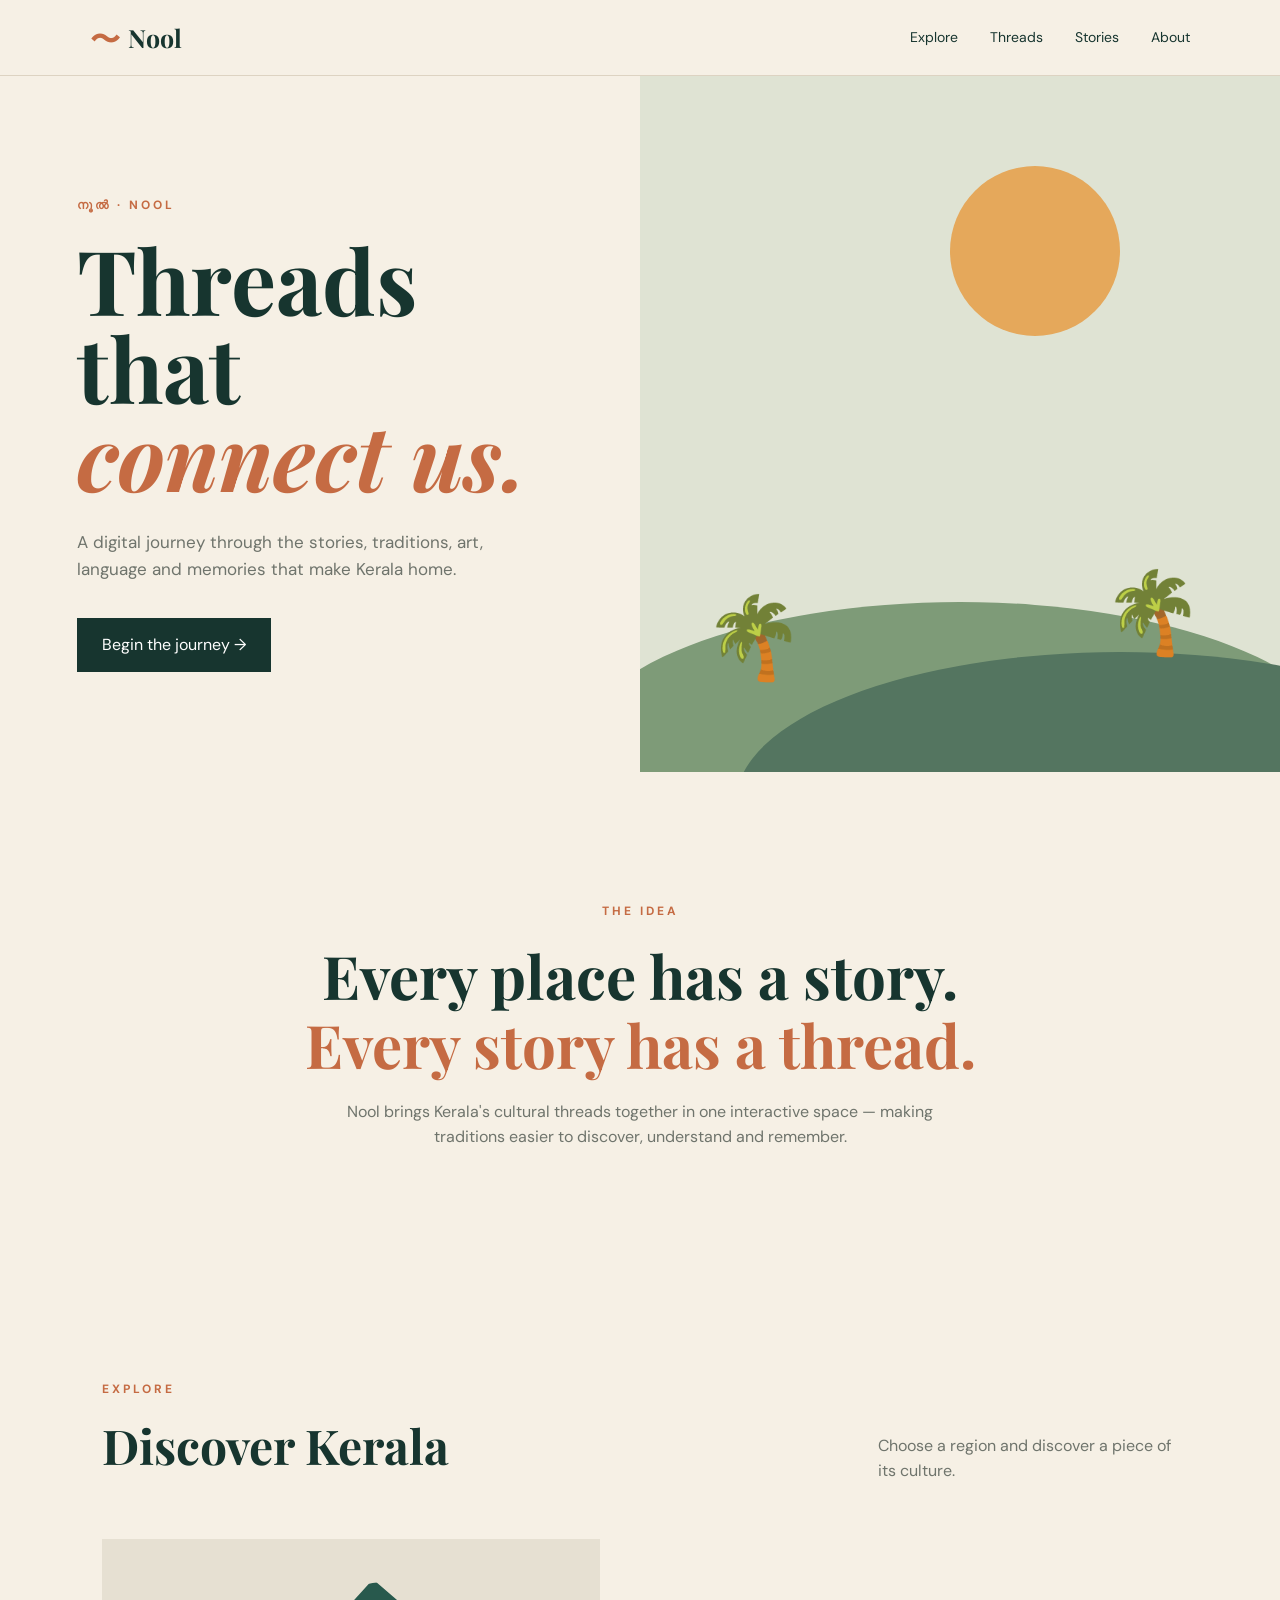
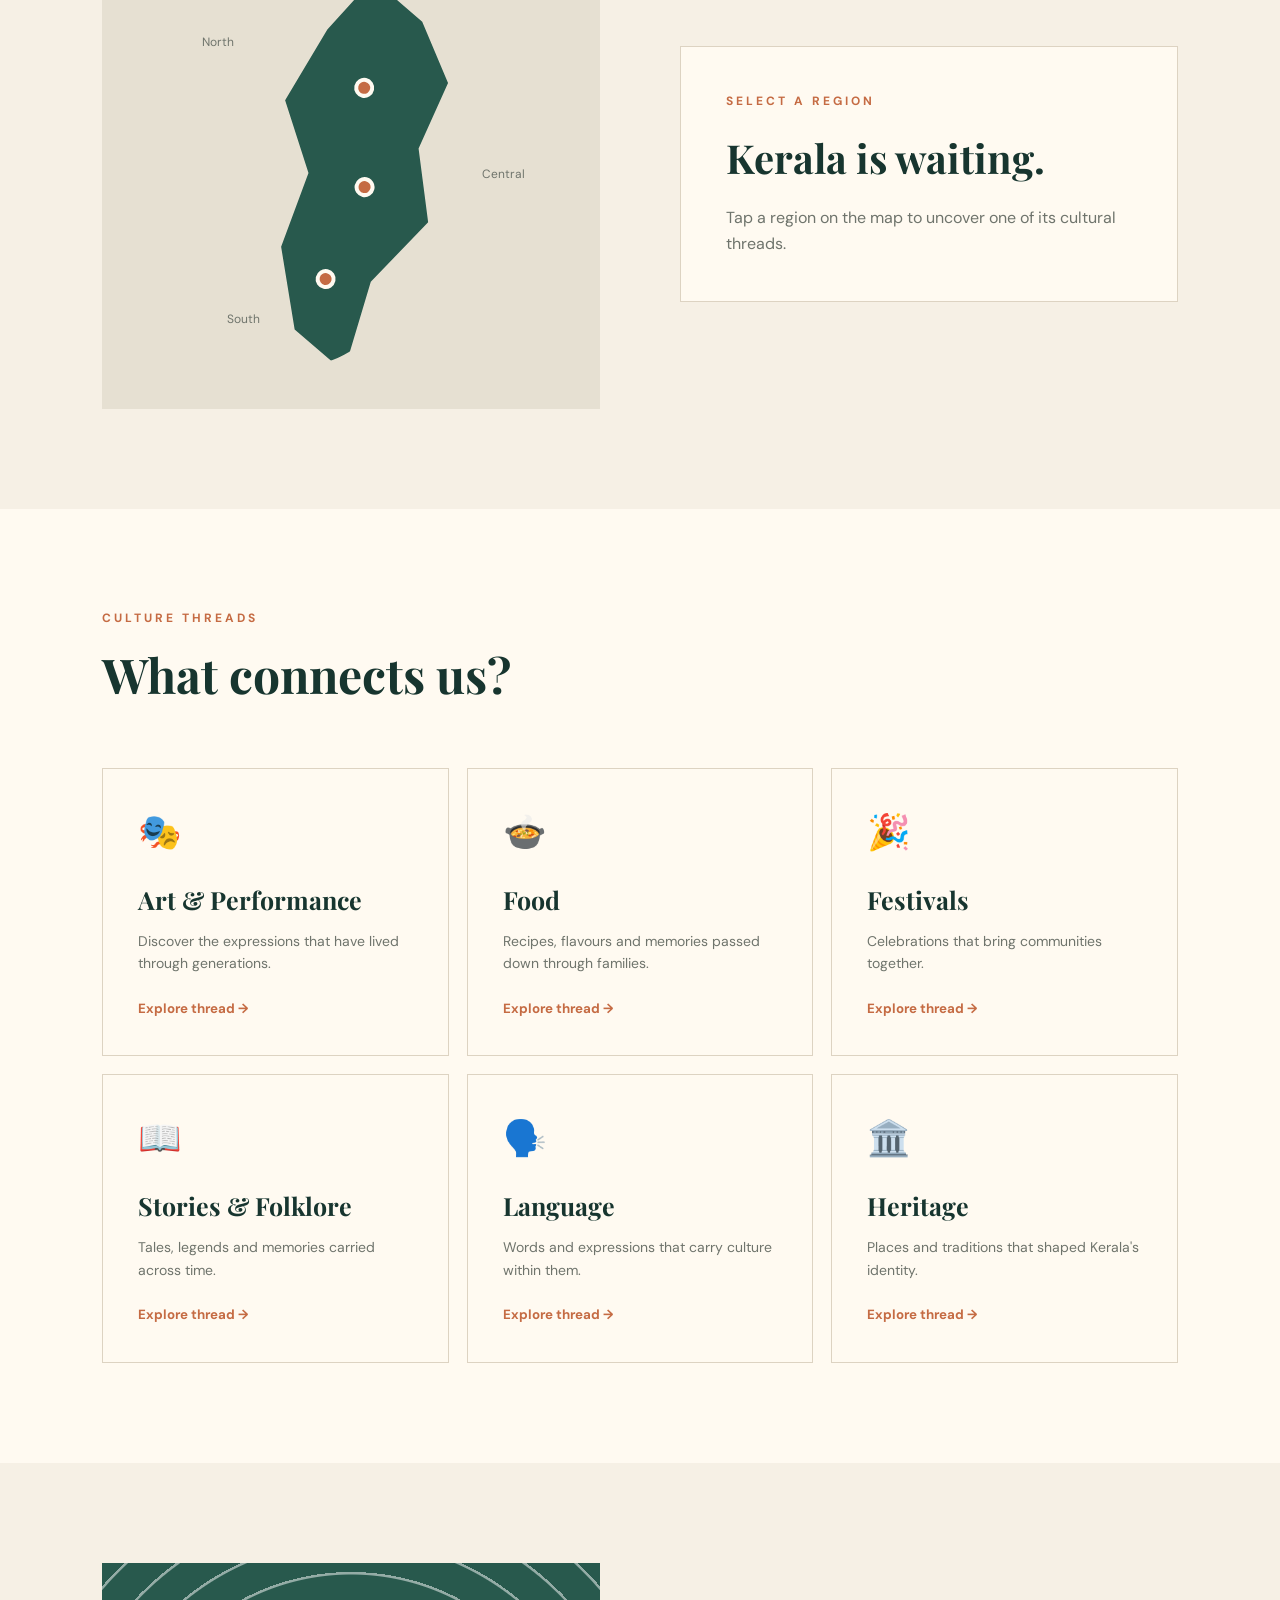
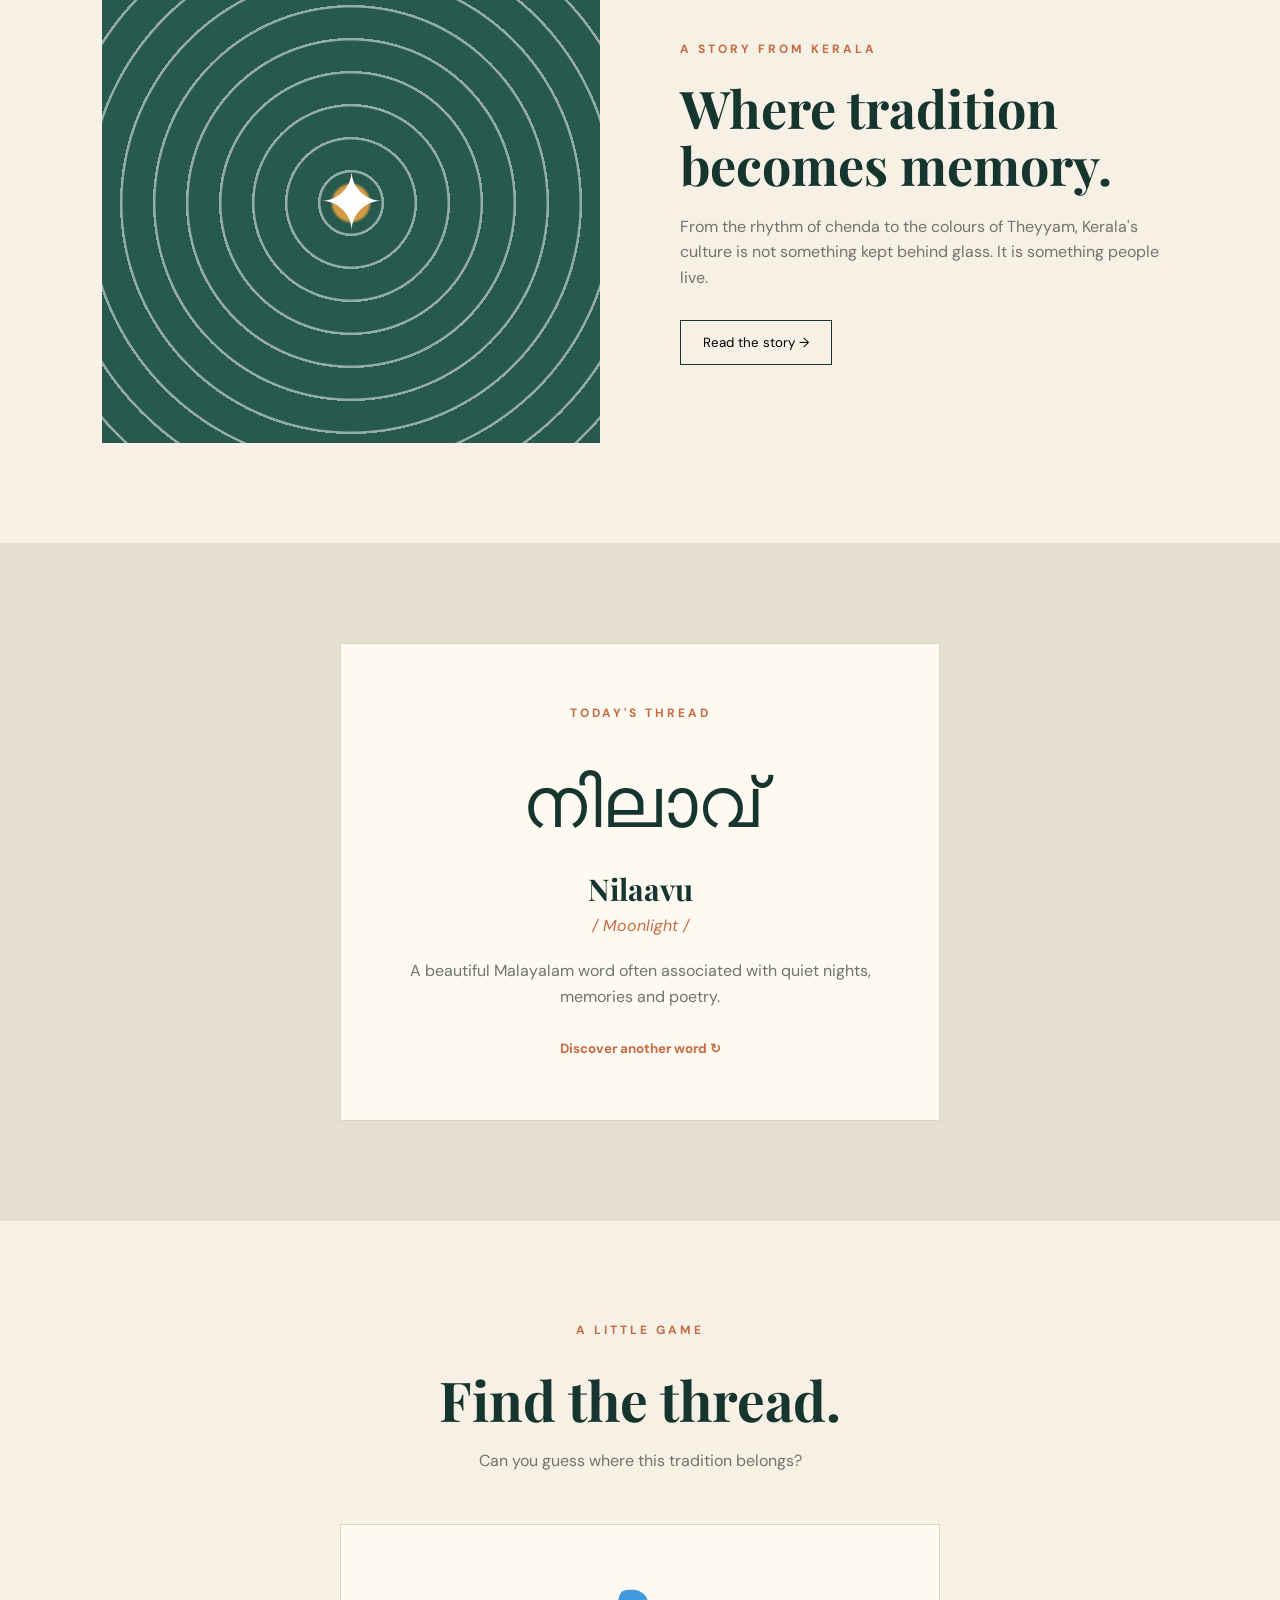
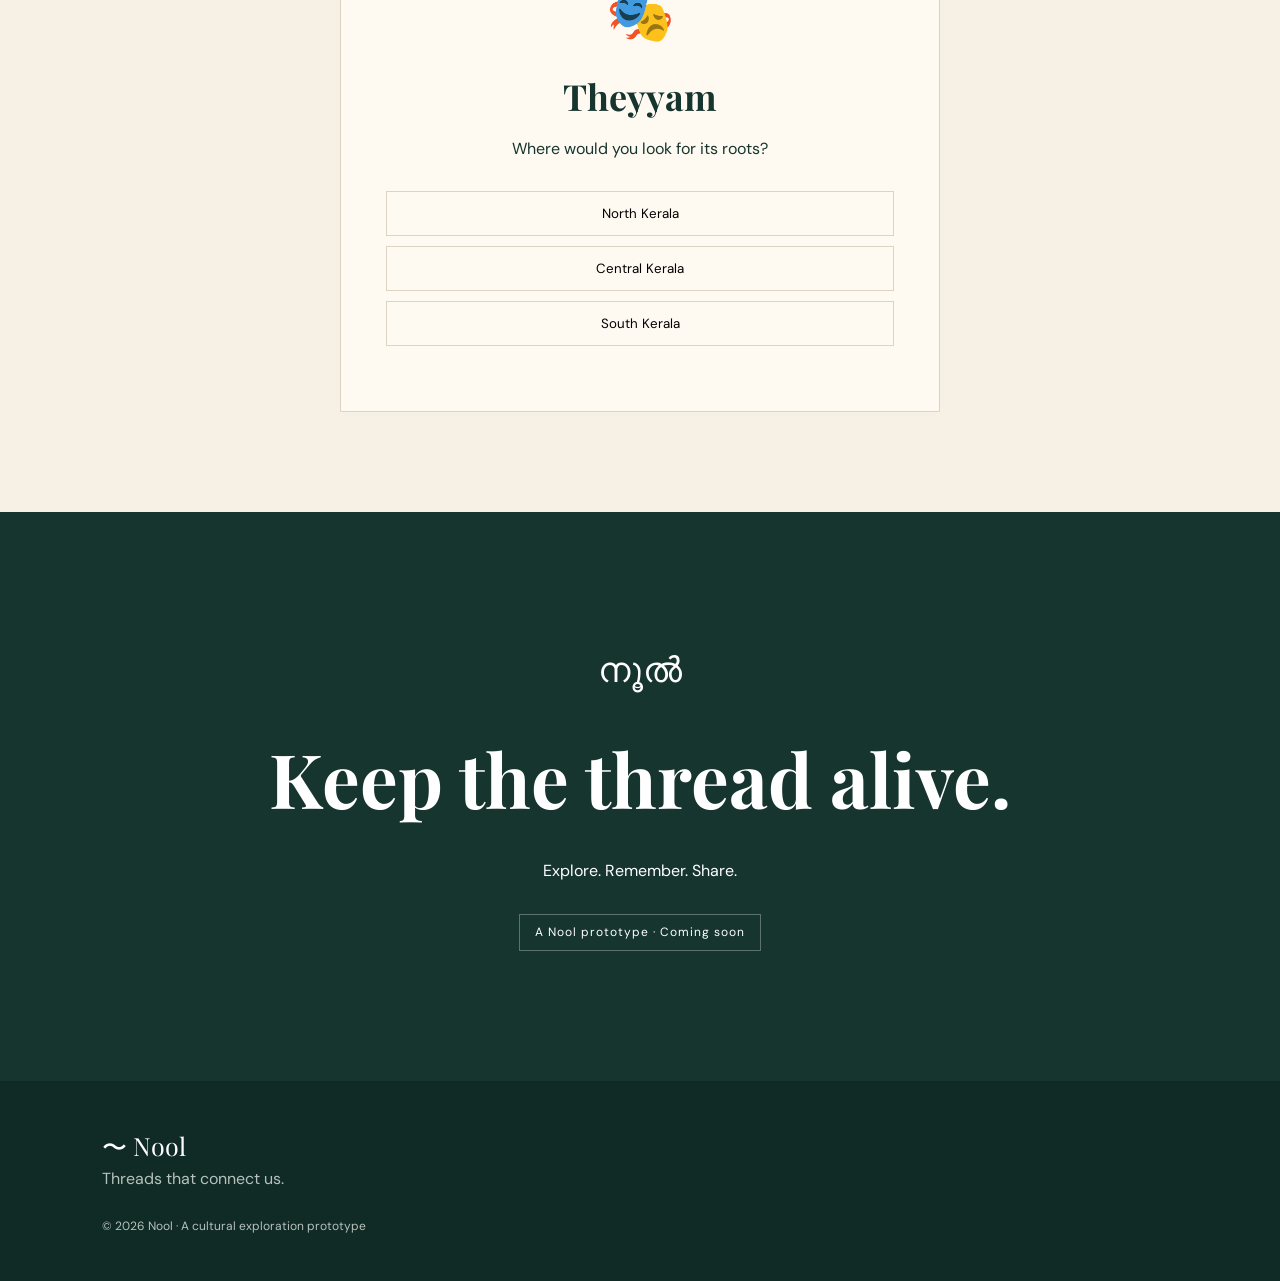
<file: Task-11/index.html>
<!DOCTYPE html>
<html lang="en">
<head>
    <meta charset="UTF-8">
    <meta name="viewport" content="width=device-width, initial-scale=1.0">

    <title>Nool — Threads That Connect Us</title>

    <link rel="preconnect" href="https://fonts.googleapis.com">
    <link rel="preconnect" href="https://fonts.gstatic.com" crossorigin>
    <link href="https://fonts.googleapis.com/css2?family=DM+Sans:wght@400;500;600;700&family=Playfair+Display:wght@500;600;700&display=swap" rel="stylesheet">

    <link rel="stylesheet" href="style.css">
</head>

<body>

    <header class="navbar">
        <div class="logo">
            <span class="logo-thread">〜</span>
            <span>Nool</span>
        </div>

        <nav>
            <a href="#explore">Explore</a>
            <a href="#threads">Threads</a>
            <a href="#story">Stories</a>
            <a href="#about">About</a>
        </nav>

        <button class="menu-btn" onclick="toggleMenu()">☰</button>
    </header>


    <main>

        <section class="hero">

            <div class="hero-content">

                <p class="eyebrow">നൂൽ · NOOL</p>

                <h1>
                    Threads that<br>
                    <span>connect us.</span>
                </h1>

                <p class="hero-text">
                    A digital journey through the stories, traditions,
                    art, language and memories that make Kerala home.
                </p>

                <a href="#explore" class="primary-btn">
                    Begin the journey →
                </a>

            </div>

            <div class="hero-art">
                <div class="sun"></div>
                <div class="hill hill-one"></div>
                <div class="hill hill-two"></div>
                <div class="palm palm-one">🌴</div>
                <div class="palm palm-two">🌴</div>
            </div>

        </section>


        <section class="intro" id="about">

            <p class="section-label">THE IDEA</p>

            <h2>
                Every place has a story.
                <br>
                <span>Every story has a thread.</span>
            </h2>

            <p>
                Nool brings Kerala's cultural threads together in one
                interactive space — making traditions easier to discover,
                understand and remember.
            </p>

        </section>


        <section class="explore section" id="explore">

            <div class="section-heading">
                <div>
                    <p class="section-label">EXPLORE</p>
                    <h2>Discover Kerala</h2>
                </div>

                <p>
                    Choose a region and discover a piece of its culture.
                </p>
            </div>


            <div class="kerala-area">

                <div class="kerala-map">

                    <div class="map-shape">
                        <div class="map-dot dot-north"
                             onclick="showRegion('North Kerala')"></div>

                        <div class="map-dot dot-central"
                             onclick="showRegion('Central Kerala')"></div>

                        <div class="map-dot dot-south"
                             onclick="showRegion('South Kerala')"></div>
                    </div>

                    <span class="map-label north-label">North</span>
                    <span class="map-label central-label">Central</span>
                    <span class="map-label south-label">South</span>

                </div>


                <div class="region-info" id="regionInfo">

                    <p class="small-label">SELECT A REGION</p>

                    <h3>Kerala is waiting.</h3>

                    <p>
                        Tap a region on the map to uncover one of
                        its cultural threads.
                    </p>

                </div>

            </div>

        </section>


        <section class="threads section" id="threads">

            <div class="section-heading">

                <div>
                    <p class="section-label">CULTURE THREADS</p>
                    <h2>What connects us?</h2>
                </div>

            </div>


            <div class="thread-grid">

                <article class="thread-card">

                    <div class="thread-icon">🎭</div>

                    <h3>Art & Performance</h3>

                    <p>
                        Discover the expressions that have lived
                        through generations.
                    </p>

                    <button onclick="openThread('Art & Performance')">
                        Explore thread →
                    </button>

                </article>


                <article class="thread-card">

                    <div class="thread-icon">🍲</div>

                    <h3>Food</h3>

                    <p>
                        Recipes, flavours and memories passed down
                        through families.
                    </p>

                    <button onclick="openThread('Food')">
                        Explore thread →
                    </button>

                </article>


                <article class="thread-card">

                    <div class="thread-icon">🎉</div>

                    <h3>Festivals</h3>

                    <p>
                        Celebrations that bring communities together.
                    </p>

                    <button onclick="openThread('Festivals')">
                        Explore thread →
                    </button>

                </article>


                <article class="thread-card">

                    <div class="thread-icon">📖</div>

                    <h3>Stories & Folklore</h3>

                    <p>
                        Tales, legends and memories carried across time.
                    </p>

                    <button onclick="openThread('Stories & Folklore')">
                        Explore thread →
                    </button>

                </article>


                <article class="thread-card">

                    <div class="thread-icon">🗣️</div>

                    <h3>Language</h3>

                    <p>
                        Words and expressions that carry culture within them.
                    </p>

                    <button onclick="openThread('Language')">
                        Explore thread →
                    </button>

                </article>


                <article class="thread-card">

                    <div class="thread-icon">🏛️</div>

                    <h3>Heritage</h3>

                    <p>
                        Places and traditions that shaped Kerala's identity.
                    </p>

                    <button onclick="openThread('Heritage')">
                        Explore thread →
                    </button>

                </article>

            </div>

        </section>


        <section class="story section" id="story">

            <div class="story-image">

                <div class="story-pattern">✦</div>

            </div>


            <div class="story-content">

                <p class="section-label">A STORY FROM KERALA</p>

                <h2>
                    Where tradition
                    <br>
                    becomes memory.
                </h2>

                <p>
                    From the rhythm of chenda to the colours of
                    Theyyam, Kerala's culture is not something kept
                    behind glass. It is something people live.
                </p>

                <button class="outline-btn" onclick="readStory()">
                    Read the story →
                </button>

            </div>

        </section>


        <section class="word-section">

            <div class="word-card">

                <p class="section-label">TODAY'S THREAD</p>

                <div class="malayalam">നിലാവ്</div>

                <h3>Nilaavu</h3>

                <p class="meaning">/ Moonlight /</p>

                <p>
                    A beautiful Malayalam word often associated with
                    quiet nights, memories and poetry.
                </p>

                <button onclick="newWord()">
                    Discover another word ↻
                </button>

            </div>

        </section>


        <section class="discover section">

            <p class="section-label">A LITTLE GAME</p>

            <h2>Find the thread.</h2>

            <p>
                Can you guess where this tradition belongs?
            </p>


            <div class="quiz-card">

                <div class="quiz-icon" id="quizIcon">🎭</div>

                <h3 id="quizQuestion">Theyyam</h3>

                <p>Where would you look for its roots?</p>


                <div class="quiz-options">

                    <button onclick="checkAnswer('North Kerala')">
                        North Kerala
                    </button>

                    <button onclick="checkAnswer('Central Kerala')">
                        Central Kerala
                    </button>

                    <button onclick="checkAnswer('South Kerala')">
                        South Kerala
                    </button>

                </div>


                <p class="quiz-result" id="quizResult"></p>

            </div>

        </section>


        <section class="final-section">

            <p class="malayalam-small">നൂൽ</p>

            <h2>
                Keep the thread alive.
            </h2>

            <p>
                Explore. Remember. Share.
            </p>

            <span class="coming-soon">
                A Nool prototype · Coming soon
            </span>

        </section>

    </main>


    <footer id="footer">

        <div class="footer-logo">
            〜 Nool
        </div>

        <p>
            Threads that connect us.
        </p>

        <p class="copyright">
            © 2026 Nool · A cultural exploration prototype
        </p>

    </footer>


    <div class="modal" id="modal">

        <div class="modal-box">

            <button class="close-btn" onclick="closeModal()">×</button>

            <p class="section-label">NOOL</p>

            <h2 id="modalTitle">Thread</h2>

            <p id="modalText"></p>

            <button class="primary-btn" onclick="closeModal()">
                Continue exploring
            </button>

        </div>

    </div>


    <script src="script.js"></script>

</body>
</html>
</file>
<file: Task-11/style.css>
:root {
    --bg: #f6f0e5;
    --paper: #fffaf1;
    --dark: #17352f;
    --green: #28594d;
    --accent: #c56b43;
    --gold: #d39b45;
    --muted: #6f746c;
    --border: #ddd3c2;
}

* {
    margin: 0;
    padding: 0;
    box-sizing: border-box;
}

html {
    scroll-behavior: smooth;
}

body {
    font-family: "DM Sans", sans-serif;
    background: var(--bg);
    color: var(--dark);
    line-height: 1.6;
}

h1,
h2,
h3 {
    font-family: "Playfair Display", serif;
}

button,
a {
    font-family: inherit;
}


/* =========================
   NAVIGATION
========================= */

.navbar {
    height: 76px;
    display: flex;
    align-items: center;
    justify-content: space-between;
    padding: 0 7%;
    background: rgba(246, 240, 229, 0.94);
    position: sticky;
    top: 0;
    z-index: 50;
    border-bottom: 1px solid var(--border);
}

.logo {
    display: flex;
    align-items: center;
    gap: 8px;
    font-family: "Playfair Display", serif;
    font-size: 25px;
    font-weight: 700;
}

.logo-thread {
    color: var(--accent);
    font-size: 30px;
}

.navbar nav {
    display: flex;
    gap: 32px;
}

.navbar nav a {
    text-decoration: none;
    color: var(--dark);
    font-size: 14px;
}

.navbar nav a:hover {
    color: var(--accent);
}

.menu-btn {
    display: none;
    background: none;
    border: none;
    font-size: 25px;
    cursor: pointer;
}


/* =========================
   HERO
========================= */

.hero {
    min-height: 650px;
    display: grid;
    grid-template-columns: 1fr 1fr;
    position: relative;
    overflow: hidden;
}

.hero-content {
    padding: 120px 8% 100px 12%;
    position: relative;
    z-index: 5;
}

.eyebrow,
.section-label,
.small-label {
    color: var(--accent);
    font-size: 12px;
    font-weight: 700;
    letter-spacing: 3px;
}

.hero h1 {
    font-size: clamp(55px, 7vw, 100px);
    line-height: 0.98;
    margin: 20px 0 30px;
}

.hero h1 span {
    color: var(--accent);
    font-style: italic;
}

.hero-text {
    max-width: 480px;
    color: var(--muted);
    font-size: 17px;
    margin-bottom: 35px;
}

.primary-btn {
    display: inline-block;
    border: none;
    background: var(--dark);
    color: white;
    padding: 14px 25px;
    text-decoration: none;
    cursor: pointer;
    transition: 0.25s;
}

.primary-btn:hover {
    background: var(--accent);
    transform: translateY(-2px);
}


/* =========================
   HERO ART
========================= */

.hero-art {
    position: relative;
    background: #dfe3d3;
    overflow: hidden;
}

.sun {
    width: 170px;
    height: 170px;
    background: #e5a85b;
    border-radius: 50%;
    position: absolute;
    top: 90px;
    right: 25%;
}

.hill {
    position: absolute;
    width: 120%;
    height: 300px;
    border-radius: 50% 50% 0 0;
    bottom: -130px;
    left: -10%;
}

.hill-one {
    background: #7e9b78;
}

.hill-two {
    background: #547560;
    bottom: -180px;
    left: 15%;
}

.palm {
    position: absolute;
    font-size: 80px;
    z-index: 4;
}

.palm-one {
    right: 12%;
    bottom: 95px;
}

.palm-two {
    left: 10%;
    bottom: 70px;
}


/* =========================
   INTRO
========================= */

.intro {
    max-width: 850px;
    text-align: center;
    margin: auto;
    padding: 130px 25px;
}

.intro h2 {
    font-size: clamp(38px, 5vw, 60px);
    line-height: 1.15;
    margin: 20px 0;
}

.intro h2 span {
    color: var(--accent);
}

.intro > p:last-child {
    max-width: 600px;
    margin: auto;
    color: var(--muted);
}


/* =========================
   GENERAL SECTIONS
========================= */

.section {
    padding: 100px 8%;
}

.section-heading {
    display: flex;
    justify-content: space-between;
    align-items: end;
    margin-bottom: 55px;
}

.section-heading h2 {
    font-size: 48px;
    margin-top: 8px;
}

.section-heading > p {
    color: var(--muted);
    max-width: 300px;
}


/* =========================
   KERALA MAP
========================= */

.kerala-area {
    display: grid;
    grid-template-columns: 1fr 1fr;
    gap: 80px;
    align-items: center;
}

.kerala-map {
    height: 470px;
    background: #e6e0d2;
    position: relative;
    display: flex;
    justify-content: center;
    align-items: center;
    overflow: hidden;
}

.map-shape {
    width: 190px;
    height: 390px;
    background: var(--green);
    border-radius: 50% 45% 55% 40%;
    transform: rotate(12deg);
    position: relative;
    clip-path: polygon(
        40% 0,
        70% 8%,
        90% 22%,
        82% 40%,
        95% 58%,
        72% 76%,
        68% 100%,
        38% 92%,
        22% 72%,
        28% 52%,
        8% 35%,
        22% 15%
    );
}

.map-dot {
    width: 20px;
    height: 20px;
    background: var(--accent);
    border: 4px solid var(--paper);
    border-radius: 50%;
    position: absolute;
    z-index: 3;
    cursor: pointer;
    transition: 0.2s;
}

.map-dot:hover {
    transform: scale(1.35);
}

.dot-north {
    top: 25%;
    left: 42%;
}

.dot-central {
    top: 50%;
    left: 53%;
}

.dot-south {
    top: 75%;
    left: 43%;
}

.map-label {
    position: absolute;
    font-size: 12px;
    color: var(--muted);
}

.north-label {
    top: 20%;
    left: 20%;
}

.central-label {
    top: 48%;
    right: 15%;
}

.south-label {
    bottom: 17%;
    left: 25%;
}

.region-info {
    padding: 45px;
    border: 1px solid var(--border);
    background: var(--paper);
}

.region-info h3 {
    font-size: 40px;
    margin: 15px 0;
}

.region-info p:last-child {
    color: var(--muted);
}


/* =========================
   CULTURE THREADS
========================= */

.threads {
    background: var(--paper);
}

.thread-grid {
    display: grid;
    grid-template-columns: repeat(3, 1fr);
    gap: 18px;
}

.thread-card {
    border: 1px solid var(--border);
    padding: 35px;
    min-height: 270px;
    transition: 0.3s;
}

.thread-card:hover {
    transform: translateY(-7px);
    box-shadow: 0 15px 35px rgba(23, 53, 47, 0.08);
}

.thread-icon {
    font-size: 35px;
    margin-bottom: 20px;
}

.thread-card h3 {
    font-size: 25px;
    margin-bottom: 10px;
}

.thread-card p {
    color: var(--muted);
    font-size: 14px;
    margin-bottom: 20px;
}

.thread-card button,
.word-card button {
    border: none;
    background: none;
    color: var(--accent);
    cursor: pointer;
    font-weight: 700;
}


/* =========================
   STORY
========================= */

.story {
    display: grid;
    grid-template-columns: 1fr 1fr;
    gap: 80px;
    align-items: center;
}

.story-image {
    min-height: 480px;
    background:
        radial-gradient(circle at center, #d39b45 0 5%, transparent 6%),
        repeating-radial-gradient(
            circle at center,
            transparent 0 30px,
            rgba(255, 255, 255, 0.5) 31px 33px
        ),
        #28594d;

    display: flex;
    justify-content: center;
    align-items: center;
}

.story-pattern {
    color: white;
    font-size: 80px;
}

.story-content h2 {
    font-size: 52px;
    line-height: 1.1;
    margin: 20px 0;
}

.story-content > p:not(.section-label) {
    color: var(--muted);
    max-width: 500px;
    margin-bottom: 30px;
}

.outline-btn {
    background: transparent;
    border: 1px solid var(--dark);
    padding: 13px 22px;
    cursor: pointer;
}

.outline-btn:hover {
    background: var(--dark);
    color: white;
}


/* =========================
   MALAYALAM WORD
========================= */

.word-section {
    padding: 100px 8%;
    background: #e5dfd1;
    display: flex;
    justify-content: center;
}

.word-card {
    max-width: 600px;
    width: 100%;
    background: var(--paper);
    padding: 60px;
    text-align: center;
    border: 1px solid var(--border);
}

.malayalam {
    font-size: 70px;
    margin: 25px 0 5px;
    font-family: serif;
}

.word-card h3 {
    font-size: 30px;
}

.meaning {
    color: var(--accent);
    font-style: italic;
    margin-bottom: 20px;
}

.word-card > p:not(.section-label):not(.meaning) {
    color: var(--muted);
    margin-bottom: 25px;
}

.word-card button:hover {
    text-decoration: underline;
}


/* =========================
   QUIZ
========================= */

.discover {
    text-align: center;
}

.discover > h2 {
    font-size: 55px;
    margin: 15px 0 5px;
}

.discover > p:not(.section-label) {
    color: var(--muted);
}

.quiz-card {
    max-width: 600px;
    margin: 50px auto 0;
    background: var(--paper);
    border: 1px solid var(--border);
    padding: 45px;
}

.quiz-icon {
    font-size: 55px;
}

.quiz-card h3 {
    font-size: 36px;
    margin: 10px 0;
}

.quiz-options {
    display: grid;
    gap: 10px;
    margin-top: 30px;
}

.quiz-options button {
    background: transparent;
    border: 1px solid var(--border);
    padding: 13px;
    cursor: pointer;
    transition: 0.2s;
}

.quiz-options button:hover {
    border-color: var(--accent);
    color: var(--accent);
}

.quiz-result {
    margin-top: 20px;
    font-weight: 700;
}


/* =========================
   FINAL SECTION
========================= */

.final-section {
    min-height: 500px;
    background: var(--dark);
    color: white;
    text-align: center;
    padding: 130px 25px;
    position: relative;
    overflow: hidden;
}

.final-section h2 {
    font-size: clamp(45px, 6vw, 75px);
    margin: 20px 0;
}

.malayalam-small {
    font-size: 35px;
}

.coming-soon {
    display: inline-block;
    margin-top: 30px;
    border: 1px solid rgba(255, 255, 255, 0.3);
    padding: 8px 15px;
    font-size: 12px;
    letter-spacing: 1px;
}


/* =========================
   FOOTER
========================= */

footer {
    background: #102a25;
    color: white;
    padding: 45px 8%;
}

.footer-logo {
    font-family: "Playfair Display", serif;
    font-size: 25px;
}

footer p {
    color: #b7c2bd;
}

.copyright {
    margin-top: 25px;
    font-size: 12px;
}


/* =========================
   MODAL
========================= */

.modal {
    position: fixed;
    inset: 0;
    background: rgba(0, 0, 0, 0.55);
    display: none;
    align-items: center;
    justify-content: center;
    z-index: 100;
    padding: 20px;
}

.modal.active {
    display: flex;
}

.modal-box {
    background: var(--paper);
    max-width: 500px;
    width: 100%;
    padding: 50px;
    position: relative;
}

.modal-box h2 {
    font-size: 40px;
    margin: 15px 0;
}

.modal-box p:not(.section-label) {
    color: var(--muted);
    margin-bottom: 25px;
}

.close-btn {
    position: absolute;
    right: 20px;
    top: 15px;
    border: none;
    background: none;
    font-size: 30px;
    cursor: pointer;
}


/* =========================
   RESPONSIVE
========================= */

@media (max-width: 850px) {

    .navbar nav {
        display: none;
    }

    .menu-btn {
        display: block;
    }

    .hero,
    .story,
    .kerala-area {
        grid-template-columns: 1fr;
    }

    .hero-content {
        padding: 90px 8%;
    }

    .hero-art {
        min-height: 400px;
    }

    .thread-grid {
        grid-template-columns: repeat(2, 1fr);
    }

    .section-heading {
        display: block;
    }

    .section-heading > p {
        margin-top: 15px;
    }
}


@media (max-width: 550px) {

    .hero h1 {
        font-size: 55px;
    }

    .thread-grid {
        grid-template-columns: 1fr;
    }

    .section {
        padding: 75px 6%;
    }

    .story-content h2 {
        font-size: 40px;
    }

    .word-card,
    .quiz-card,
    .region-info {
        padding: 30px;
    }
}
</file>
